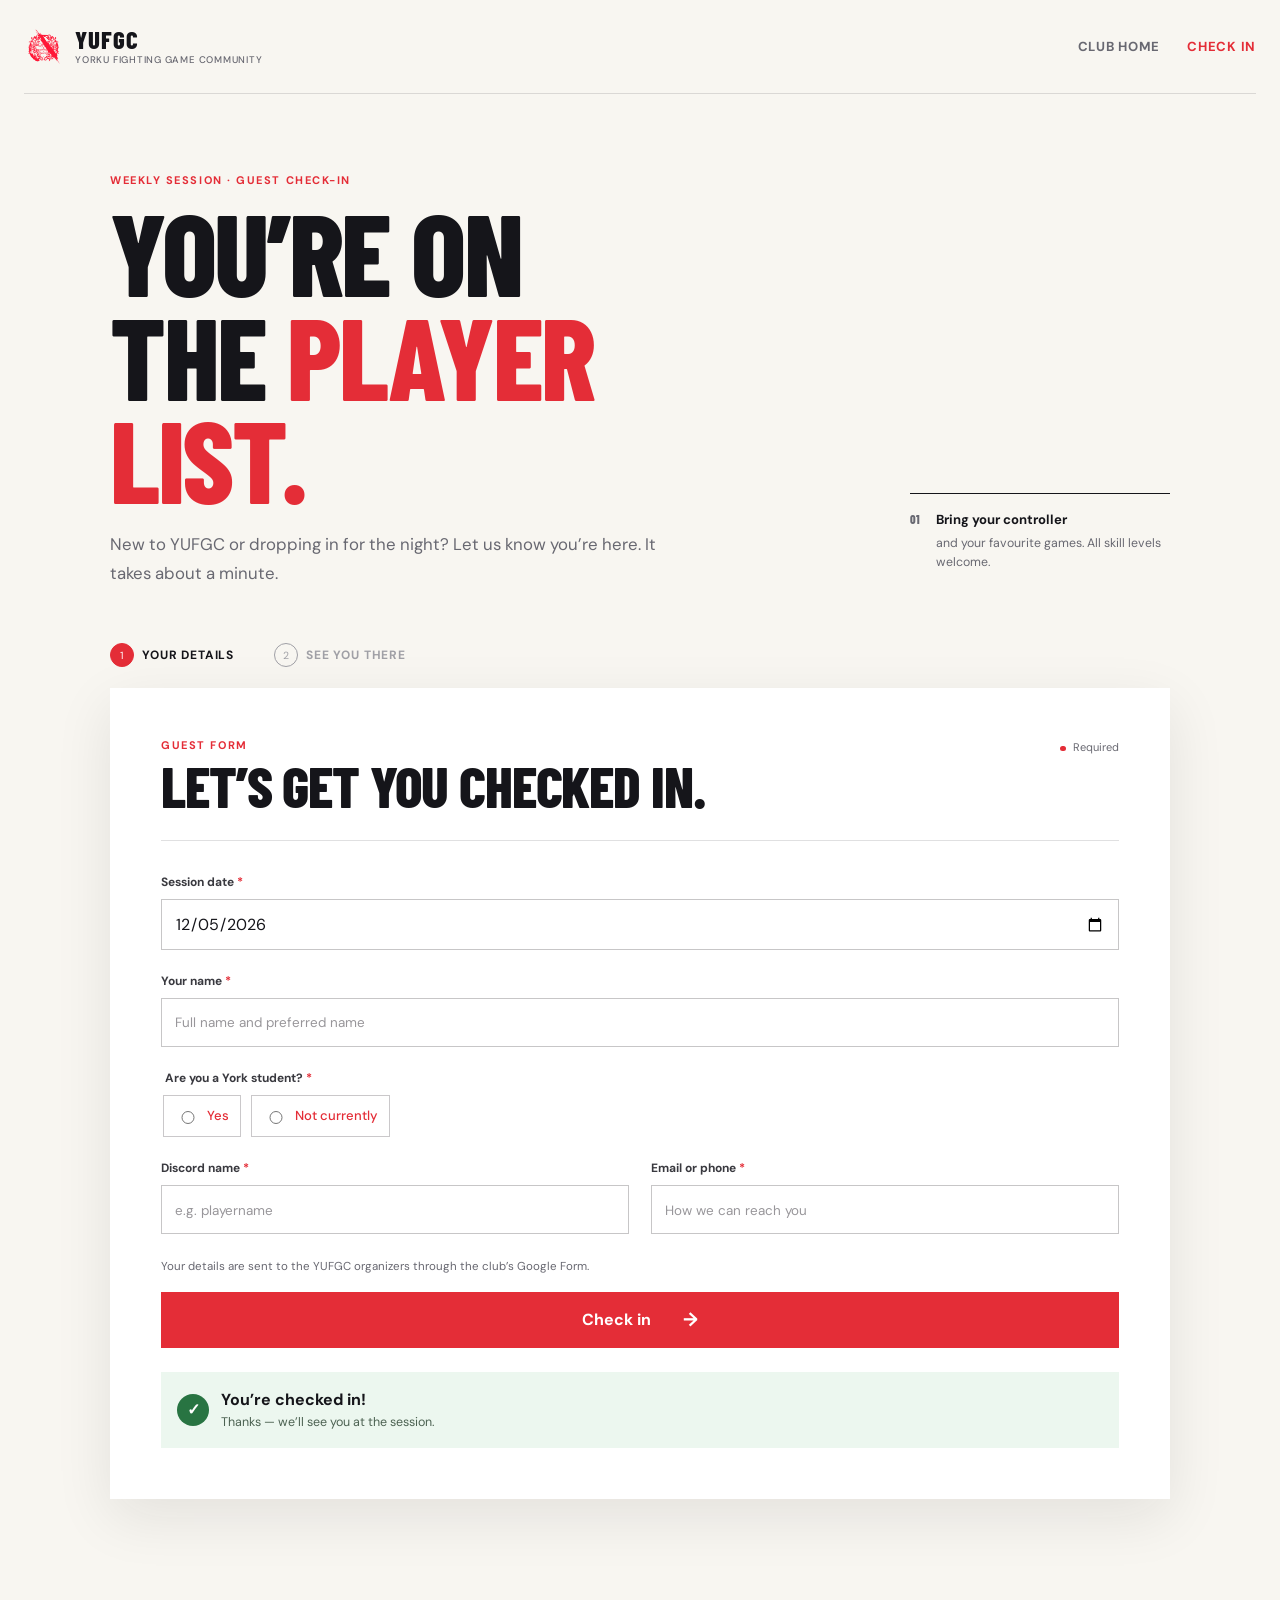
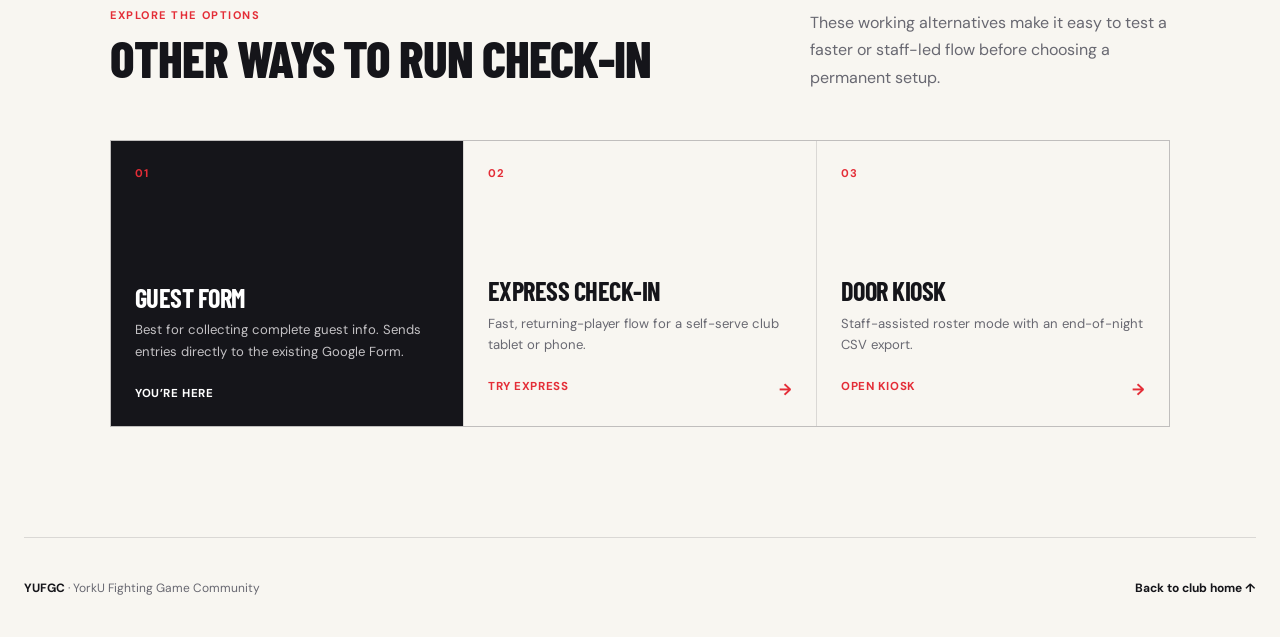
<file: guest-checkin.html>
<!doctype html>
<html lang="en">
<head>
  <meta charset="utf-8">
  <meta name="viewport" content="width=device-width, initial-scale=1">
  <meta name="theme-color" content="#e72d36">
  <meta property="og:title" content="YUFGC | Guest Check-In">
  <meta property="og:description" content="Check in for YorkU Fighting Game Community's next session.">
  <title>Guest Check-In · YUFGC</title>
  <link rel="preconnect" href="https://fonts.googleapis.com">
  <link rel="preconnect" href="https://fonts.gstatic.com" crossorigin>
  <link href="https://fonts.googleapis.com/css2?family=Barlow+Condensed:wght@600;700;800&family=DM+Sans:wght@400;500;600;700&display=swap" rel="stylesheet">
  <link rel="stylesheet" href="style.css">
</head>
<body class="checkin-page">
  <a class="skip-link" href="#checkin-form">Skip to check-in form</a>
  <header class="site-header compact-header">
    <a class="brand" href="index.html" aria-label="YorkU Fighting Game Community home"><img src="YUFGC%20Logo%20Red.png" alt="YUFGC logo"><span>YUFGC <small>YorkU Fighting Game Community</small></span></a>
    <nav aria-label="Primary navigation"><a href="index.html">Club home</a><a class="nav-current" href="guest-checkin.html">Check in</a></nav>
  </header>
  <main>
    <section class="checkin-hero">
      <div><p class="eyebrow">Weekly session · Guest check-in</p><h1>You’re on the <em>player list.</em></h1><p class="lede">New to YUFGC or dropping in for the night? Let us know you’re here. It takes about a minute.</p></div>
      <aside class="session-note" aria-label="Check-in details"><span class="note-icon" aria-hidden="true">01</span><div><strong>Bring your controller</strong><span>and your favourite games. All skill levels welcome.</span></div></aside>
    </section>
    <section class="checkin-layout" aria-label="Guest check-in">
      <div class="stepper" aria-label="Check-in steps"><div class="step active"><span>1</span><b>Your details</b></div><div class="step"><span>2</span><b>See you there</b></div></div>
      <div class="form-card" id="checkin-form">
        <div class="form-card-heading"><div><p class="eyebrow">Guest form</p><h2>Let’s get you checked in.</h2></div><span class="required-key"><i></i> Required</span></div>
        <form id="checkinForm" action="https://docs.google.com/forms/d/e/1FAIpQLSdu2UmJ48q1kKL07vF1g8dJQ_0yJm84BANTj3J7UPTSXP4OUQ/formResponse" method="post" target="submission-frame">
          <div class="form-grid">
            <div class="field field-wide"><label for="date">Session date <span aria-hidden="true">*</span></label><input type="date" name="entry.981729855" id="date" required></div>
            <div class="field field-wide"><label for="name">Your name <span aria-hidden="true">*</span></label><input type="text" name="entry.2094344317" id="name" autocomplete="name" placeholder="Full name and preferred name" required></div>
            <fieldset class="field field-wide"><legend>Are you a York student? <span aria-hidden="true">*</span></legend><div class="choice-row"><label class="choice"><input type="radio" name="entry.1199929865" value="Yes" required><span>Yes</span></label><label class="choice"><input type="radio" name="entry.1199929865" value="No"><span>Not currently</span></label></div></fieldset>
            <div class="field"><label for="DiscName">Discord name <span aria-hidden="true">*</span></label><input type="text" name="entry.190013640" id="DiscName" autocomplete="nickname" placeholder="e.g. playername" required></div>
            <div class="field"><label for="info">Email or phone <span aria-hidden="true">*</span></label><input type="text" name="entry.2040928741" id="info" autocomplete="email" placeholder="How we can reach you" required></div>
          </div>
          <p class="form-privacy">Your details are sent to the YUFGC organizers through the club’s Google Form.</p><button class="button button-primary button-large" type="submit">Check in <span aria-hidden="true">→</span></button>
        </form>
        <iframe class="submission-frame" name="submission-frame" title="Google Form submission"></iframe>
        <div class="success-message" id="submission-success" hidden tabindex="-1"><span class="success-mark" aria-hidden="true">✓</span><div><strong>You’re checked in!</strong><p>Thanks — we’ll see you at the session.</p></div></div>
      </div>
    </section>
    <section class="alternatives" aria-labelledby="other-checkins-title">
      <div class="section-heading"><div><p class="eyebrow">Explore the options</p><h2 id="other-checkins-title">Other ways to run check-in</h2></div><p>These working alternatives make it easy to test a faster or staff-led flow before choosing a permanent setup.</p></div>
      <div class="solution-grid"><article class="solution-card selected"><span class="solution-number">01</span><h3>Guest form</h3><p>Best for collecting complete guest info. Sends entries directly to the existing Google Form.</p><span class="solution-status">You’re here</span></article><a class="solution-card" href="quick-checkin.html"><span class="solution-number">02</span><h3>Express check-in</h3><p>Fast, returning-player flow for a self-serve club tablet or phone.</p><span class="card-link">Try express <b>→</b></span></a><a class="solution-card" href="kiosk-checkin.html"><span class="solution-number">03</span><h3>Door kiosk</h3><p>Staff-assisted roster mode with an end-of-night CSV export.</p><span class="card-link">Open kiosk <b>→</b></span></a></div>
    </section>
  </main>
  <footer class="site-footer"><p><strong>YUFGC</strong> · YorkU Fighting Game Community</p><a href="index.html">Back to club home ↑</a></footer>
  <script src="checkin.js"></script>
</body>
</html>
</file>
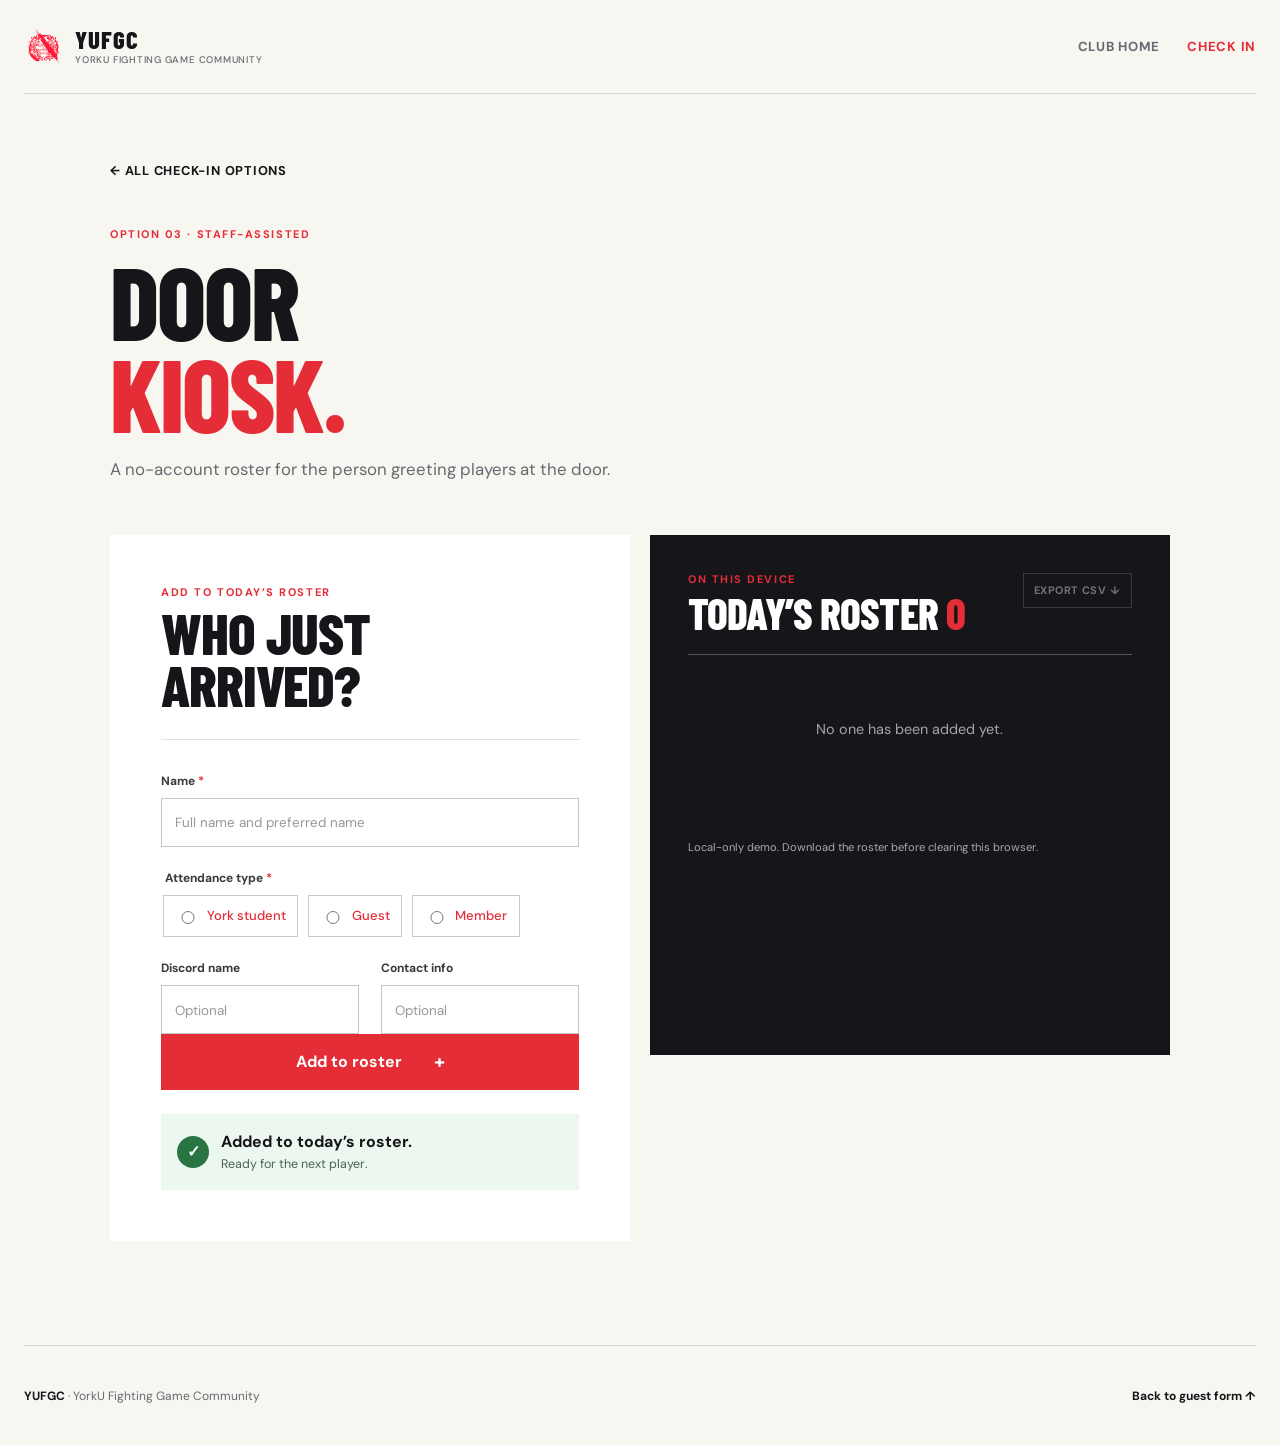
<file: kiosk-checkin.html>
<!doctype html>
<html lang="en">
<head>
  <meta charset="utf-8">
  <meta name="viewport" content="width=device-width, initial-scale=1">
  <meta name="theme-color" content="#e72d36">
  <title>Door Kiosk · YUFGC</title>
  <link rel="preconnect" href="https://fonts.googleapis.com">
  <link rel="preconnect" href="https://fonts.gstatic.com" crossorigin>
  <link href="https://fonts.googleapis.com/css2?family=Barlow+Condensed:wght@600;700;800&family=DM+Sans:wght@400;500;600;700&display=swap" rel="stylesheet">
  <link rel="stylesheet" href="style.css">
</head>
<body class="checkin-page kiosk-page">
  <a class="skip-link" href="#kiosk-form">Skip to check-in form</a>
  <header class="site-header compact-header"><a class="brand" href="index.html"><img src="YUFGC%20Logo%20Red.png" alt="YUFGC logo"><span>YUFGC <small>YorkU Fighting Game Community</small></span></a><nav aria-label="Primary navigation"><a href="index.html">Club home</a><a class="nav-current" href="guest-checkin.html">Check in</a></nav></header>
  <main class="kiosk-main">
    <section class="kiosk-heading"><a class="back-link" href="guest-checkin.html">← All check-in options</a><p class="eyebrow">Option 03 · Staff-assisted</p><h1>Door<br><em>kiosk.</em></h1><p class="lede">A no-account roster for the person greeting players at the door.</p></section>
    <section class="kiosk-dashboard">
      <div class="form-card kiosk-form" id="kiosk-form">
        <div class="form-card-heading"><div><p class="eyebrow">Add to today’s roster</p><h2>Who just arrived?</h2></div></div>
        <form id="kioskCheckinForm"><div class="form-grid"><div class="field field-wide"><label for="kiosk-name">Name <span aria-hidden="true">*</span></label><input id="kiosk-name" name="name" autocomplete="name" placeholder="Full name and preferred name" required></div><fieldset class="field field-wide"><legend>Attendance type <span aria-hidden="true">*</span></legend><div class="choice-row"><label class="choice"><input type="radio" name="type" value="York student" required><span>York student</span></label><label class="choice"><input type="radio" name="type" value="Guest"><span>Guest</span></label><label class="choice"><input type="radio" name="type" value="Member"><span>Member</span></label></div></fieldset><div class="field"><label for="kiosk-discord">Discord name</label><input id="kiosk-discord" name="discord" autocomplete="nickname" placeholder="Optional"></div><div class="field"><label for="kiosk-contact">Contact info</label><input id="kiosk-contact" name="contact" autocomplete="email" placeholder="Optional"></div></div><button class="button button-primary button-large" type="submit">Add to roster <span aria-hidden="true">+</span></button></form>
        <div class="success-message" id="kiosk-success" hidden tabindex="-1"><span class="success-mark" aria-hidden="true">✓</span><div><strong>Added to today’s roster.</strong><p>Ready for the next player.</p></div></div>
      </div>
      <section class="roster-card" aria-live="polite"><div class="roster-header"><div><p class="eyebrow">On this device</p><h2>Today’s roster <span id="roster-count">0</span></h2></div><button class="export-button" id="export-roster" type="button" disabled>Export CSV ↓</button></div><p class="roster-empty" id="roster-empty">No one has been added yet.</p><ol class="roster-list" id="roster-list"></ol><div class="roster-footer"><p>Local-only demo. Download the roster before clearing this browser.</p><button class="clear-button" id="clear-roster" type="button" hidden>Clear roster</button></div></section>
    </section>
  </main>
  <footer class="site-footer"><p><strong>YUFGC</strong> · YorkU Fighting Game Community</p><a href="guest-checkin.html">Back to guest form ↑</a></footer>
  <script src="checkin.js"></script>
</body>
</html>
</file>
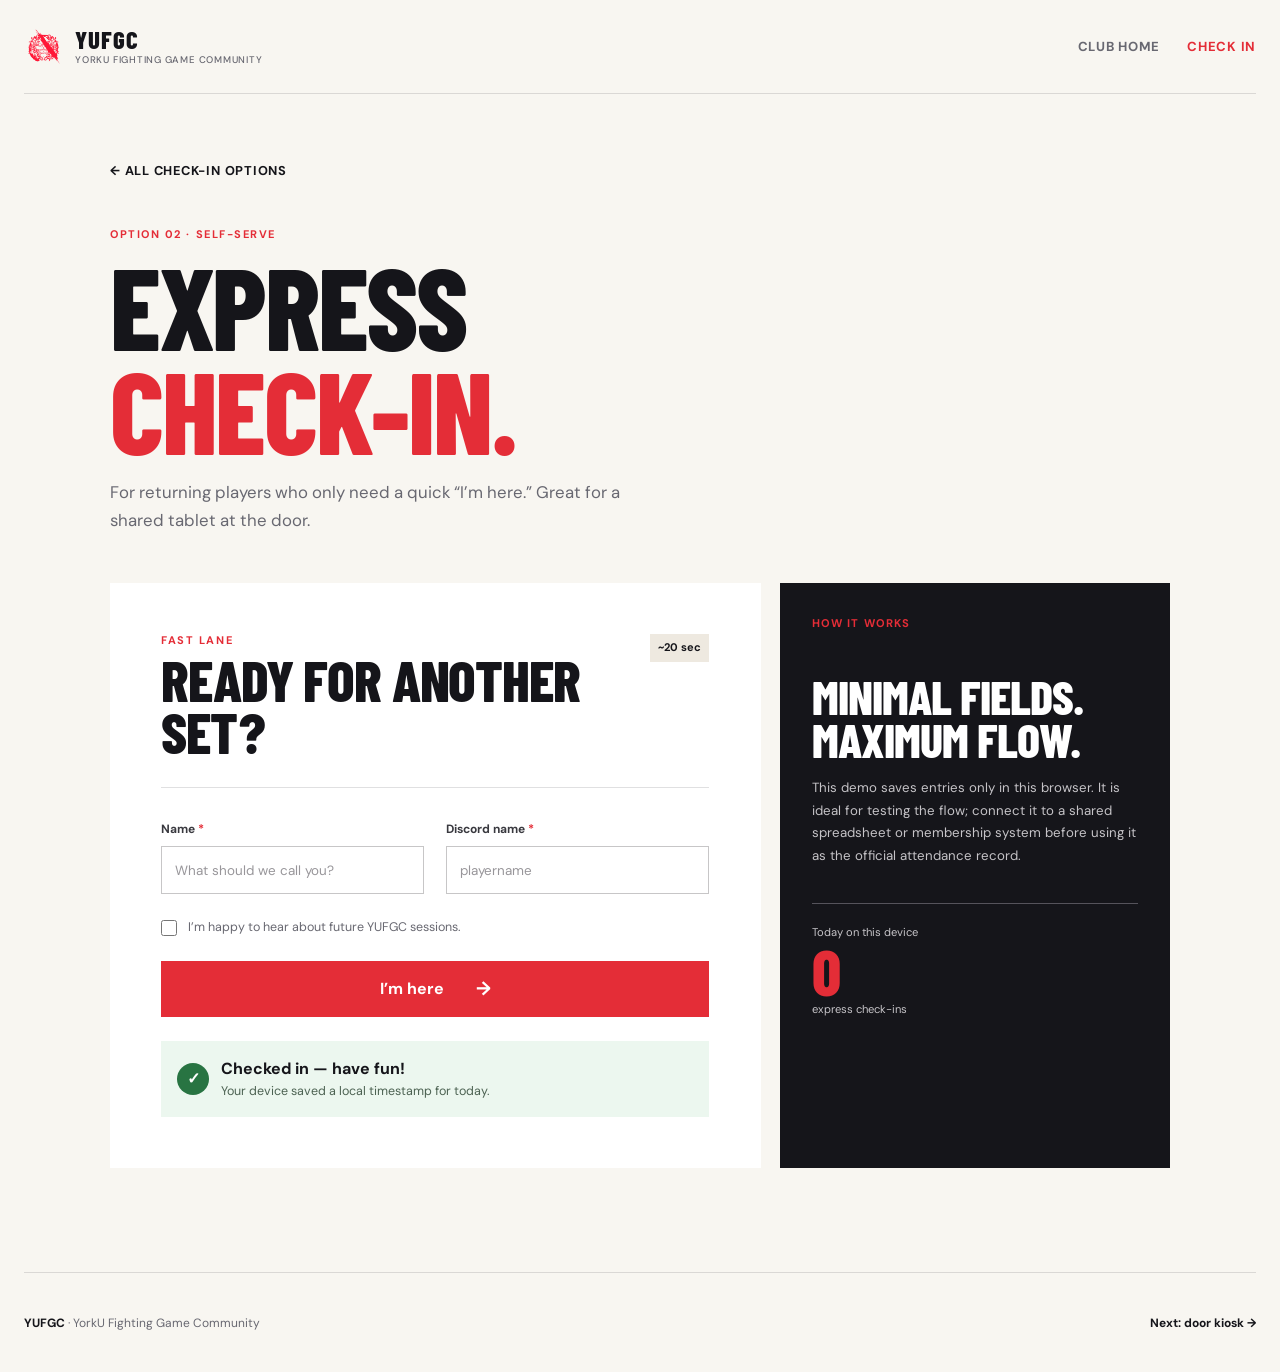
<file: quick-checkin.html>
<!doctype html>
<html lang="en">
<head>
  <meta charset="utf-8">
  <meta name="viewport" content="width=device-width, initial-scale=1">
  <meta name="theme-color" content="#e72d36">
  <title>Express Check-In · YUFGC</title>
  <link rel="preconnect" href="https://fonts.googleapis.com">
  <link rel="preconnect" href="https://fonts.gstatic.com" crossorigin>
  <link href="https://fonts.googleapis.com/css2?family=Barlow+Condensed:wght@600;700;800&family=DM+Sans:wght@400;500;600;700&display=swap" rel="stylesheet">
  <link rel="stylesheet" href="style.css">
</head>
<body class="checkin-page">
  <a class="skip-link" href="#quick-form">Skip to check-in form</a>
  <header class="site-header compact-header"><a class="brand" href="index.html"><img src="YUFGC%20Logo%20Red.png" alt="YUFGC logo"><span>YUFGC <small>YorkU Fighting Game Community</small></span></a><nav aria-label="Primary navigation"><a href="index.html">Club home</a><a class="nav-current" href="guest-checkin.html">Check in</a></nav></header>
  <main class="alternative-main">
    <section class="alternative-heading"><a class="back-link" href="guest-checkin.html">← All check-in options</a><p class="eyebrow">Option 02 · Self-serve</p><h1>Express<br><em>check-in.</em></h1><p class="lede">For returning players who only need a quick “I’m here.” Great for a shared tablet at the door.</p></section>
    <section class="alternative-layout">
      <div class="form-card compact-form" id="quick-form">
        <div class="form-card-heading"><div><p class="eyebrow">Fast lane</p><h2>Ready for another set?</h2></div><span class="timer-badge">~20 sec</span></div>
        <form id="quickCheckinForm"><div class="form-grid"><div class="field"><label for="quick-name">Name <span aria-hidden="true">*</span></label><input id="quick-name" name="name" autocomplete="name" placeholder="What should we call you?" required></div><div class="field"><label for="quick-discord">Discord name <span aria-hidden="true">*</span></label><input id="quick-discord" name="discord" autocomplete="nickname" placeholder="playername" required></div></div><label class="checkbox-choice"><input type="checkbox" name="updates"><span>I’m happy to hear about future YUFGC sessions.</span></label><button class="button button-primary button-large" type="submit">I’m here <span aria-hidden="true">→</span></button></form>
        <div class="success-message" id="quick-success" hidden tabindex="-1"><span class="success-mark" aria-hidden="true">✓</span><div><strong>Checked in — have fun!</strong><p>Your device saved a local timestamp for today.</p></div></div>
      </div>
      <aside class="mode-explainer"><span class="solution-number">How it works</span><h2>Minimal fields.<br>Maximum flow.</h2><p>This demo saves entries only in this browser. It is ideal for testing the flow; connect it to a shared spreadsheet or membership system before using it as the official attendance record.</p><div class="local-count"><span>Today on this device</span><strong id="quick-count">0</strong><small>express check-ins</small></div></aside>
    </section>
  </main>
  <footer class="site-footer"><p><strong>YUFGC</strong> · YorkU Fighting Game Community</p><a href="kiosk-checkin.html">Next: door kiosk →</a></footer>
  <script src="checkin.js"></script>
</body>
</html>
</file>
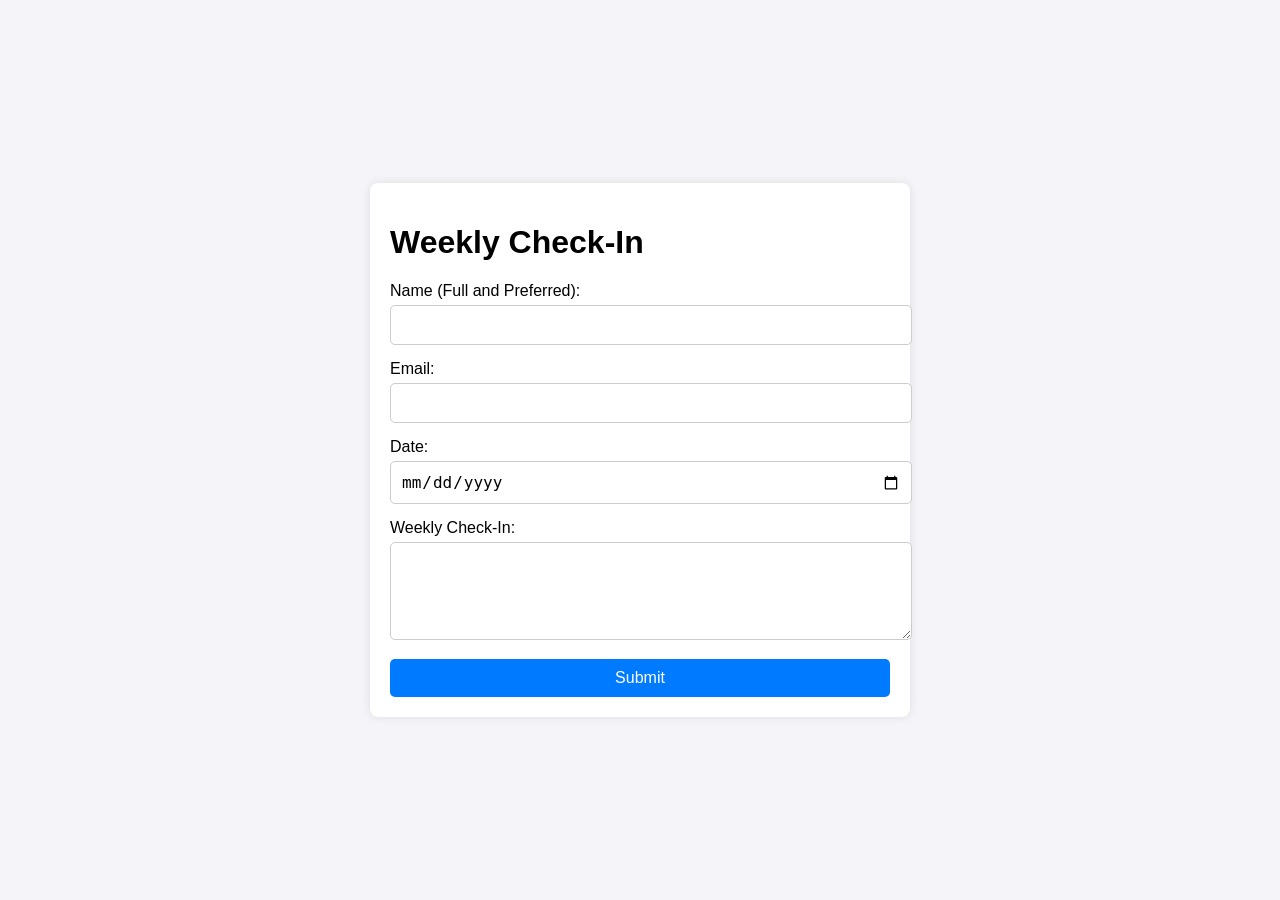
<file: test.html>
<!DOCTYPE html>
<html lang="en">
<head>
    <meta charset="UTF-8">
    <meta name="viewport" content="width=device-width, initial-scale=1.0">
    <title>Weekly Check-In Form</title>
    <style>
        body {
            font-family: Arial, sans-serif;
            display: flex;
            justify-content: center;
            align-items: center;
            height: 100vh;
            margin: 0;
            background-color: #f4f4f9;
        }
        .container {
            background-color: white;
            padding: 20px;
            border-radius: 8px;
            box-shadow: 0 0 10px rgba(0, 0, 0, 0.1);
            width: 100%;
            max-width: 500px;
        }
        .form-group {
            margin-bottom: 15px;
        }
        label {
            display: block;
            margin-bottom: 5px;
        }
        input, textarea, button {
            width: 100%;
            padding: 10px;
            border: 1px solid #ccc;
            border-radius: 5px;
            font-size: 1rem;
        }
        button {
            background-color: #007BFF;
            color: white;
            cursor: pointer;
            border: none;
        }
        button:hover {
            background-color: #0056b3;
        }
    </style>
</head>
<body>
    <div class="container">
        <h1>Weekly Check-In</h1>
        <form id="checkinForm" action="https://docs.google.com/forms/d/e/1FAIpQLSfkQVvV8qG5zc0RGnX3MlLx49m30hQQl4ShWzFdPI8PapadbA/formResponse" method="post" target="_blank">
            <div class="form-group">
                <label for="name">Name (Full and Preferred):</label>
                <input type="text" name="entry.778554323" id="name" required>
            </div>

            <div class="form-group">
                <label for="email">Email:</label>
                <input type="email" name="entry.1054606276" id="email" required>
            </div>

            <div class="form-group">
                <label for="date">Date:</label>
                <input type="date" name="entry.1000382314" id="date" required>
            </div>

            <div class="form-group">
                <label for="checkin">Weekly Check-In:</label>
                <textarea name="entry.535353614" id="checkin" rows="4" required></textarea>
            </div>

            <button type="submit">Submit</button>
        </form>
    </div>

    <script>
        document.getElementById('checkinForm').onsubmit = function() {
            alert('Your check-in has been submitted!');
        };
    </script>
</body>
</html>
</file>
<file: style.css>
:root { --ink:#15151a; --muted:#686871; --paper:#f8f6f1; --warm:#eee9e0; --red:#e42d37; --red-dark:#b91e2b; --line:rgba(21,21,26,.13); --condensed:"Barlow Condensed",Impact,sans-serif; --sans:"DM Sans",Arial,sans-serif; }
* { box-sizing:border-box; } html { scroll-behavior:smooth; } body { margin:0; color:var(--ink); background:var(--paper); font-family:var(--sans); font-size:16px; line-height:1.5; } button,input { font:inherit; } a { color:inherit; } img { display:block; max-width:100%; }
.skip-link { position:fixed; top:-5rem; left:1rem; z-index:20; padding:.75rem 1rem; background:var(--ink); color:white; }.skip-link:focus { top:1rem; }
.site-header { width:min(1240px,calc(100% - 48px)); min-height:94px; margin:auto; display:flex; align-items:center; justify-content:space-between; gap:1.5rem; }.brand { display:inline-flex; gap:.7rem; align-items:center; text-decoration:none; font:800 1.55rem/1 var(--condensed); letter-spacing:.04em; }.brand img { width:40px; height:40px; object-fit:contain; }.brand span { display:grid; gap:.2rem; }.brand small { font:500 .6rem/1.1 var(--sans); letter-spacing:.08em; text-transform:uppercase; color:var(--muted); } nav { display:flex; align-items:center; gap:1.7rem; } nav a { color:var(--muted); font-size:.82rem; font-weight:700; letter-spacing:.055em; text-decoration:none; text-transform:uppercase; } nav a:hover,nav a:focus-visible,nav .nav-current { color:var(--red); }
.eyebrow { margin:0 0 .8rem; color:var(--red); font-size:.69rem; font-weight:700; letter-spacing:.14em; line-height:1.2; text-transform:uppercase; } h1,h2,h3,p { margin-top:0; } h1,h2,h3 { letter-spacing:-.02em; } h1,h2 { font-family:var(--condensed); line-height:.9; text-transform:uppercase; } h1 { margin-bottom:1.45rem; font-size:clamp(4.5rem,9vw,8.2rem); font-weight:800; } h2 { margin-bottom:1.2rem; font-size:clamp(2.6rem,5.5vw,4.5rem); font-weight:800; } h3 { font-family:var(--condensed); font-size:1.65rem; line-height:1; text-transform:uppercase; } em { color:var(--red); font-style:normal; }.lede { max-width:35rem; color:var(--muted); font-size:1.05rem; line-height:1.7; }
.button { display:inline-flex; align-items:center; justify-content:center; gap:2rem; padding:1rem 1.25rem; border:1px solid transparent; font-weight:700; text-decoration:none; cursor:pointer; transition:transform .18s,background .18s; }.button:hover { transform:translateY(-2px); }.button span { font-size:1.2rem; line-height:1; }.button-primary { background:var(--red); color:white; }.button-primary:hover { background:var(--red-dark); }.button-light { background:white; color:var(--ink); }.text-button,.back-link { display:inline-flex; gap:.6rem; align-items:center; color:var(--ink); font-size:.8rem; font-weight:700; letter-spacing:.06em; text-decoration:none; text-transform:uppercase; }.text-button:hover,.back-link:hover { color:var(--red); }

/* Club home */
.home-hero { width:min(1240px,calc(100% - 48px)); min-height:655px; margin:0 auto; display:grid; grid-template-columns:1fr .9fr; align-items:center; gap:3.5rem; }.hero-copy { position:relative; z-index:1; padding:4rem 0; }.hero-copy .lede { margin-bottom:2rem; }.hero-actions { display:flex; align-items:center; flex-wrap:wrap; gap:1.5rem; }.hero-art { position:relative; height:490px; overflow:hidden; background:#24232a; isolation:isolate; }.art-grid { position:absolute; inset:-40% -15%; background-image:linear-gradient(rgba(255,255,255,.13) 1px,transparent 1px),linear-gradient(90deg,rgba(255,255,255,.13) 1px,transparent 1px); background-size:42px 42px; transform:rotate(-21deg); }.art-sun { position:absolute; width:330px; height:330px; right:12%; bottom:-22px; border-radius:50%; background:repeating-linear-gradient(to bottom,#e9343e 0 19px,transparent 19px 24px),#e9343e; }.hero-logo { position:absolute; width:61%; left:18%; top:9%; filter:grayscale(1) brightness(6); mix-blend-mode:screen; opacity:.92; }.art-chip { position:absolute; padding:.45rem .65rem; background:white; font-size:.65rem; font-weight:700; letter-spacing:.09em; }.chip-one { top:14%; right:10%; }.chip-two { bottom:10%; left:8%; }.versus { position:absolute; right:9%; bottom:9%; display:flex; align-items:center; gap:.4rem; color:white; font:700 1rem var(--condensed); }.versus b { color:var(--red); font-size:4.2rem; line-height:.8; }.versus span { opacity:.6; }
.intro-strip { min-height:104px; padding:1rem 2rem; display:flex; align-items:center; justify-content:center; gap:2rem; background:var(--red); color:white; font:700 clamp(1.8rem,3vw,2.9rem) var(--condensed); text-transform:uppercase; text-align:center; }.intro-strip p { margin:0; }.intro-strip span { width:8px; height:8px; border-radius:50%; background:white; }.about-section { width:min(1240px,calc(100% - 48px)); padding:130px 0; margin:auto; }.section-heading { display:flex; align-items:end; justify-content:space-between; gap:3rem; }.section-heading>p { max-width:360px; margin-bottom:1.1rem; color:var(--muted); line-height:1.7; }.large-heading h2 { margin-bottom:0; }.club-gallery { margin-top:3.5rem; display:grid; grid-template-columns:1.55fr .75fr .8fr; gap:1.15rem; }.club-gallery figure,.club-gallery div { position:relative; min-height:390px; margin:0; overflow:hidden; }.club-gallery img { width:100%; height:100%; object-fit:cover; }.gallery-large figcaption,.gallery-small figcaption { position:absolute; left:1rem; bottom:.9rem; color:white; font:700 1.4rem var(--condensed); text-transform:uppercase; text-shadow:0 1px 5px #000; }.gallery-small { background:var(--red); }.gallery-small img { padding:2.7rem; object-fit:contain; filter:brightness(0) invert(1); }.gallery-stats { padding:2rem; display:flex; flex-direction:column; background:var(--ink); color:white; }.gallery-stats strong { margin:auto 0 1.1rem; color:var(--red); font:800 clamp(2.2rem,4vw,3.4rem)/.86 var(--condensed); text-transform:uppercase; }.gallery-stats>p:last-child { margin-bottom:0; color:#c9c8c9; font-size:.85rem; }
.community-section { padding:115px max(24px,calc((100vw - 1240px)/2)); display:grid; grid-template-columns:.95fr 1.1fr; gap:5rem; background:var(--warm); }.community-copy h2 { margin-bottom:0; }.feature-list { border-top:1px solid var(--line); }.feature-list article { display:grid; grid-template-columns:2.5rem 1fr; gap:.8rem; padding:1.6rem 0; border-bottom:1px solid var(--line); }.feature-list article>span { color:var(--red); font-size:.72rem; font-weight:700; }.feature-list h3 { margin:0 0 .4rem; }.feature-list p { margin:0; color:var(--muted); font-size:.92rem; }.checkin-cta { width:min(1240px,calc(100% - 48px)); min-height:310px; margin:90px auto; padding:3.5rem 4rem; display:flex; align-items:center; justify-content:space-between; gap:2rem; background:var(--red); color:white; }.checkin-cta .eyebrow { color:white; }.checkin-cta h2 { margin:0; }.checkin-cta em { color:var(--ink); }

/* Guest check-in */
.compact-header { border-bottom:1px solid var(--line); }.checkin-hero,.checkin-layout,.alternatives,.alternative-main,.kiosk-main { width:min(1060px,calc(100% - 48px)); margin-right:auto; margin-left:auto; }.checkin-hero { padding:80px 0 3.5rem; display:flex; align-items:end; justify-content:space-between; gap:4rem; }.checkin-hero h1 { max-width:570px; margin-bottom:0; font-size:clamp(4.4rem,9vw,7.4rem); }.checkin-hero .lede { margin:1.2rem 0 0; }.session-note { max-width:260px; padding:1rem 0; display:flex; gap:1rem; border-top:1px solid var(--ink); }.note-icon { color:var(--red); font:800 1.8rem/1 var(--condensed); }.session-note strong,.session-note span { display:block; }.session-note strong { margin-bottom:.3rem; font-size:.82rem; }.session-note span { color:var(--muted); font-size:.77rem; line-height:1.5; }.checkin-layout { margin-bottom:110px; }.stepper { margin-bottom:1.3rem; display:flex; gap:2.5rem; }.step { display:flex; align-items:center; gap:.5rem; color:#a0a0a6; font-size:.75rem; text-transform:uppercase; letter-spacing:.07em; }.step span { display:inline-grid; width:1.5rem; height:1.5rem; place-items:center; border:1px solid currentColor; border-radius:50%; font-size:.65rem; }.step.active { color:var(--ink); }.step.active span { border-color:var(--red); background:var(--red); color:white; }
.form-card { position:relative; padding:clamp(1.5rem,4vw,3.25rem); background:white; box-shadow:0 18px 55px rgba(24,20,18,.09); }.form-card-heading { padding-bottom:1.8rem; margin-bottom:2rem; display:flex; justify-content:space-between; gap:1rem; border-bottom:1px solid var(--line); }.form-card-heading .eyebrow { margin-bottom:.45rem; }.form-card-heading h2 { margin:0; font-size:clamp(2.3rem,4.5vw,3.6rem); }.required-key,.timer-badge { align-self:flex-start; color:var(--muted); font-size:.69rem; white-space:nowrap; }.required-key i { display:inline-block; width:.36rem; height:.36rem; margin-right:.25rem; border-radius:50%; background:var(--red); }.timer-badge { padding:.35rem .5rem; background:var(--warm); color:var(--ink); font-weight:700; }.form-grid { display:grid; grid-template-columns:repeat(2,1fr); gap:1.4rem; }.field-wide { grid-column:1/-1; }.field { min-width:0; }.field label,.field legend { display:block; margin-bottom:.5rem; color:#39393f; font-size:.75rem; font-weight:700; }.field label span,.field legend span { color:var(--red); }.field input { width:100%; min-height:47px; padding:.7rem .8rem; border:1px solid #c7c6c7; border-radius:0; background:white; color:var(--ink); outline:none; }.field input:focus { border-color:var(--ink); box-shadow:0 0 0 3px rgba(228,45,55,.17); }.field input::placeholder { color:#98969a; font-size:.84rem; } fieldset.field { padding:0; border:0; }.choice-row { display:flex; flex-wrap:wrap; gap:.65rem; }.choice { display:inline-flex!important; align-items:center; gap:.45rem; min-height:42px; margin:0!important; padding:.5rem .7rem; border:1px solid #cac8ca; cursor:pointer; font-size:.82rem!important; font-weight:500!important; }.choice input { width:1rem; min-height:0; accent-color:var(--red); }.choice:has(input:checked) { border-color:var(--red); background:#fff6f6; }.form-privacy { margin:1.55rem 0 1rem; color:var(--muted); font-size:.72rem; }.button-large { width:100%; min-height:53px; border:none; }.submission-frame { display:none; }.success-message { margin-top:1.5rem; padding:1rem; display:flex; gap:.75rem; align-items:center; background:#ecf7ef; outline:none; }.success-mark { width:2rem; height:2rem; display:grid; flex:none; place-items:center; border-radius:50%; background:#287442; color:white; font-weight:700; }.success-message strong { display:block; }.success-message p { margin:.1rem 0 0; color:#4c6252; font-size:.78rem; }
.alternatives { padding-bottom:110px; }.alternatives .section-heading { align-items:start; }.alternatives h2 { margin:0; font-size:clamp(2.5rem,4vw,3.6rem); }.solution-grid { margin-top:2rem; display:grid; grid-template-columns:repeat(3,1fr); gap:1px; border:1px solid var(--line); background:var(--line); }.solution-card { min-height:285px; padding:1.5rem; display:flex; flex-direction:column; background:var(--paper); text-decoration:none; transition:background .18s,transform .18s; }.solution-card:hover { position:relative; background:white; transform:translateY(-3px); }.solution-card.selected { background:var(--ink); color:white; }.solution-number { display:block; margin-bottom:auto; color:var(--red); font-size:.7rem; font-weight:700; letter-spacing:.1em; text-transform:uppercase; }.solution-card h3 { margin:2rem 0 .5rem; }.solution-card p { margin:0; color:var(--muted); font-size:.82rem; line-height:1.65; }.solution-card.selected p { color:#c4c2c5; }.solution-status,.card-link { margin-top:1.4rem; color:var(--red); font-size:.72rem; font-weight:700; letter-spacing:.05em; text-transform:uppercase; }.solution-status { color:#fff; }.card-link { display:flex; justify-content:space-between; }.card-link b { font-size:1rem; }

/* Check-in alternatives */
.alternative-main,.kiosk-main { padding:4rem 0 6.5rem; }.alternative-heading { max-width:560px; }.alternative-heading .back-link,.kiosk-heading .back-link { margin-bottom:3rem; }.alternative-heading h1,.kiosk-heading h1 { margin-bottom:1rem; }.alternative-layout { margin-top:3rem; display:grid; grid-template-columns:1.25fr .75fr; gap:1.2rem; align-items:stretch; }.compact-form,.kiosk-form { box-shadow:none; }.checkbox-choice { margin:1.5rem 0; display:flex; gap:.65rem; align-items:start; color:var(--muted); font-size:.78rem; }.checkbox-choice input { width:1rem; height:1rem; margin:.1rem 0 0; accent-color:var(--red); }.mode-explainer { padding:2rem; background:var(--ink); color:white; }.mode-explainer .solution-number { margin-bottom:2.7rem; }.mode-explainer h2 { margin-bottom:1rem; font-size:3rem; }.mode-explainer p { color:#c5c3c7; font-size:.83rem; line-height:1.7; }.local-count { margin-top:2.2rem; padding-top:1.25rem; border-top:1px solid #55535b; }.local-count span,.local-count small { display:block; color:#c5c3c7; font-size:.7rem; }.local-count strong { margin:.1rem 0; display:block; color:var(--red); font:800 4rem/.9 var(--condensed); }.kiosk-heading { max-width:500px; }.kiosk-heading h1 { font-size:clamp(4.5rem,8vw,7rem); }.kiosk-dashboard { margin-top:3.25rem; display:grid; grid-template-columns:1fr 1fr; gap:1.2rem; align-items:start; }.roster-card { min-height:520px; padding:clamp(1.5rem,3vw,2.5rem); background:var(--ink); color:white; }.roster-header { display:flex; align-items:start; justify-content:space-between; gap:1rem; padding-bottom:1.3rem; border-bottom:1px solid #535159; }.roster-header .eyebrow { margin-bottom:.45rem; }.roster-header h2 { margin:0; font-size:2.7rem; }.roster-header h2 span { color:var(--red); }.export-button,.clear-button { padding:.5rem .65rem; border:1px solid #75737a; background:transparent; color:white; cursor:pointer; font-size:.68rem; font-weight:700; letter-spacing:.04em; text-transform:uppercase; }.export-button:not(:disabled):hover,.clear-button:hover { border-color:var(--red); color:var(--red); }.export-button:disabled { opacity:.4; cursor:not-allowed; }.roster-empty { padding:4rem 0; color:#a7a5aa; font-size:.9rem; text-align:center; }.roster-list { margin:0; padding:0; list-style:none; }.roster-list li { padding:.9rem 0; border-bottom:1px solid #3e3c43; }.roster-list strong,.roster-list span { display:block; }.roster-list strong { font-size:.9rem; }.roster-list span { margin-top:.1rem; color:#afadb1; font-size:.72rem; }.roster-footer { padding-top:1.25rem; display:flex; align-items:center; justify-content:space-between; gap:1rem; }.roster-footer p { margin:0; color:#aaa8ae; font-size:.7rem; line-height:1.5; }
.site-footer { width:min(1240px,calc(100% - 48px)); min-height:100px; margin:auto; display:flex; align-items:center; justify-content:space-between; gap:1rem; border-top:1px solid var(--line); color:var(--muted); font-size:.75rem; }.site-footer p { margin:0; }.site-footer strong { color:var(--ink); }.site-footer a { color:var(--ink); font-weight:700; text-decoration:none; }.site-footer a:hover { color:var(--red); }
@media (max-width:780px) { .site-header { width:min(100% - 32px,1240px); min-height:80px; }.site-header nav { gap:.85rem; }.site-header nav a { font-size:.68rem; }.brand small { display:none; }.home-hero { width:min(100% - 32px,1240px); min-height:0; grid-template-columns:1fr; gap:0; }.hero-copy { padding:3.5rem 0 2.5rem; }.hero-art { height:390px; }.intro-strip { gap:.75rem; flex-wrap:wrap; font-size:1.7rem; }.intro-strip span { width:5px; height:5px; }.about-section { width:min(100% - 32px,1240px); padding:75px 0; }.section-heading { align-items:start; flex-direction:column; gap:1rem; }.section-heading>p { margin:0; }.club-gallery { grid-template-columns:1fr 1fr; }.gallery-large { grid-column:1/-1; }.club-gallery figure,.club-gallery div { min-height:250px; }.community-section { padding:75px 16px; grid-template-columns:1fr; gap:2.5rem; }.checkin-cta { width:min(100% - 32px,1240px); min-height:0; margin:60px auto; padding:2.4rem 1.5rem; align-items:start; flex-direction:column; }.checkin-cta .button { width:100%; }.checkin-hero,.checkin-layout,.alternatives,.alternative-main,.kiosk-main { width:min(100% - 32px,1060px); }.checkin-hero { padding:3.3rem 0 2.5rem; display:block; }.session-note { margin-top:2rem; }.checkin-layout { margin-bottom:70px; }.form-grid { grid-template-columns:1fr; }.field-wide { grid-column:auto; }.solution-grid,.alternative-layout,.kiosk-dashboard { grid-template-columns:1fr; }.solution-card { min-height:220px; }.solution-card h3 { margin-top:1.2rem; }.alternatives { padding-bottom:70px; }.alternative-main,.kiosk-main { padding:2.5rem 0 4rem; }.alternative-heading .back-link,.kiosk-heading .back-link { margin-bottom:2rem; }.mode-explainer { min-height:340px; }.roster-card { min-height:0; }.site-footer { width:min(100% - 32px,1240px); min-height:86px; }.site-footer a { text-align:right; } }
@media (max-width:430px) { nav a:first-child { display:none; }.brand { font-size:1.3rem; }.brand img { width:34px; height:34px; }.choice-row { gap:.35rem; }.choice { padding:.45rem .5rem; }.form-card { padding:1.3rem; }.form-card-heading { margin-bottom:1.5rem; }.stepper { gap:1.2rem; }.step b { font-size:.65rem; }.gallery-stats { grid-column:1/-1; min-height:220px!important; }.roster-header { flex-direction:column; }.export-button { width:100%; }.roster-footer { align-items:start; flex-direction:column; } }
</file>
